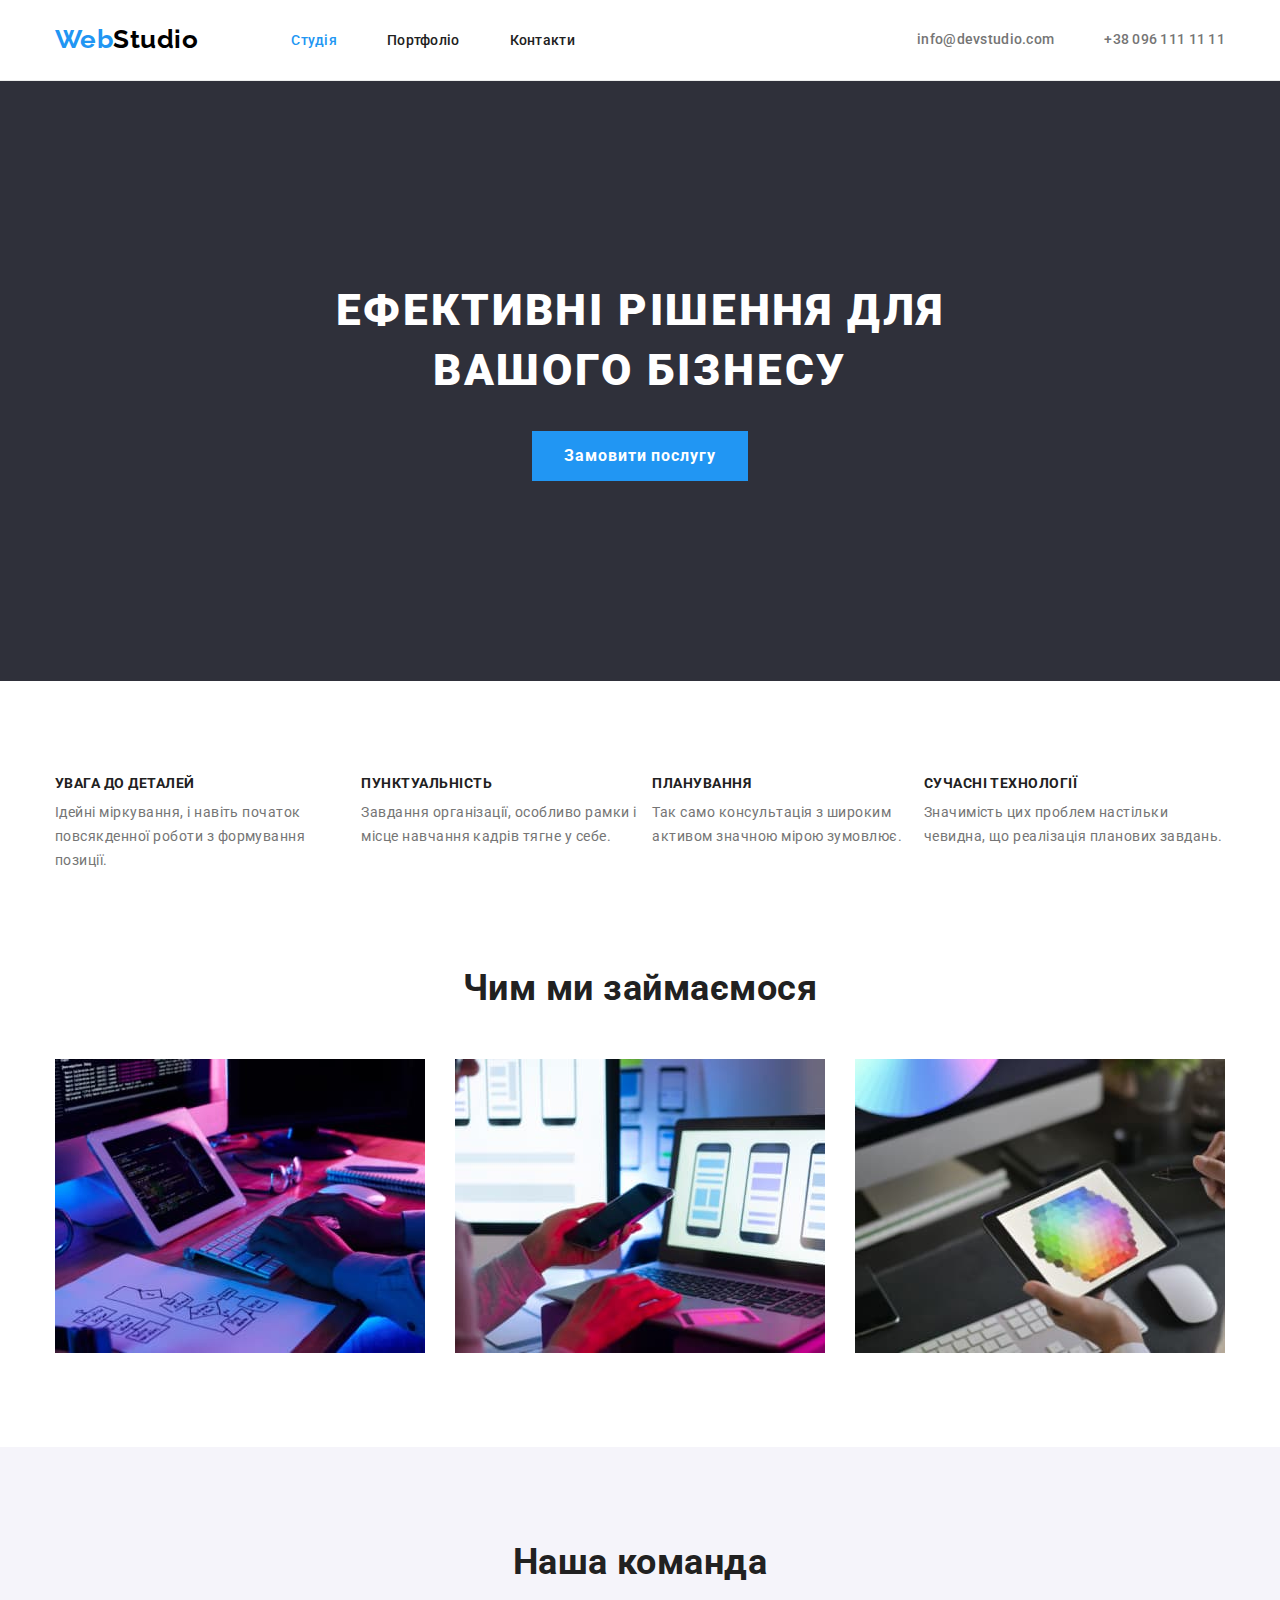
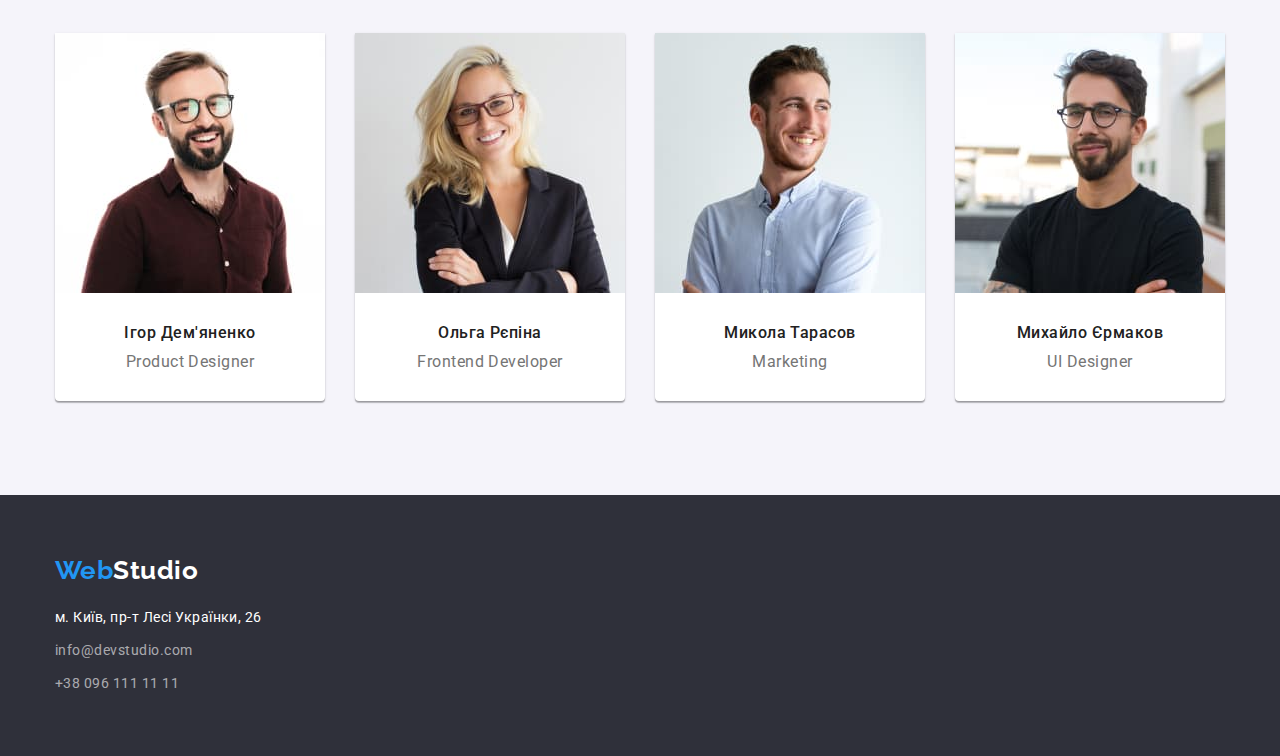
<file: index.html>
<!DOCTYPE html>
<html lang="uk">
<head>
    <meta charset="UTF-8">
    <meta http-equiv="X-UA-Compatible" content="IE=edge">
    <meta name="viewport" content="width=device-width, initial-scale=1.0">
    <title>Студія</title>
    <link rel="preconnect" href="https://fonts.googleapis.com">
<link rel="preconnect" href="https://fonts.gstatic.com" crossorigin>
<link href="https://fonts.googleapis.com/css2?family=Raleway:wght@700&family=Roboto:wght@400;500;700;900&display=swap" rel="stylesheet">
<link rel="stylesheet" href="https://cdnjs.cloudflare.com/ajax/libs/modern-normalize/0.7.0/modern-normalize.min.css">
    <link rel="stylesheet" href="./css/styles.css">
</head>


<body>
    <header class="page-top">
        <div class="container-header container">
       <a href="./index.html" class="logo"><span class="web">Web</span>Studio</a>
        <nav>
        <ul class="site-nav">
            <li><a href="./index.html" class="studio current">Студія</a></li>
            <li><a href="./portfolio.html" class="portfolio">Портфоліо</a></li>
            <li><a href="./index.html" class="contacts">Контакти</a></li>
        </ul>
        </nav>
        <ul class="contact-info">
           <li><a href="mailto:info@devstudio.com" class="mail-top">info@devstudio.com</a></li>
           <li ><a href="tel:+380961111111" class="tel">+38 096 111 11 11</a></li>
        </ul>
        </div>
    </header>
     
       
   
    <main>
 <section class="hero">
        <div class="container-hero">
        <h1 class="hero-title"> Ефективні рішення для вашого бізнесу</h1>
        <button type="button" class="order-button">Замовити послугу</button>
        </div>
       </section>

        <section class="work-princepels">
         <div class="container">
        <h2 class="section-title" hidden>Принципи роботи</h2>
        <ul class="princepels">
        <li class="main-ideas">
        <h3 class="title">УВАГА ДО ДЕТАЛЕЙ</h3>
        <p class="paragraph">Ідейні міркування, i навіть початок повсякденної роботи з формування позиції.</p></li>
        <li class="main-ideas">
        <h3 class="title">ПУНКТУАЛЬНІСТЬ</h3>
        <p class="paragraph">Завдання організації, особливо рамки i місце навчання кадрів тягне у себе.</p></li>
        <li class="main-ideas">
        <h3 class="title">ПЛАНУВАННЯ</h3>
        <p class="paragraph">Так само консультація з широким активом значною мірою зумовлює.</p></li>
        <li class="main-ideas">
        <h3 class="title">СУЧАСНІ ТЕХНОЛОГІЇ</h3>
        <p class="paragraph">Значимість цих проблем настільки чевидна, що реалізація планових завдань.</p></li>
        </ul>
    </div>
    </section>
    
        <section class="about">
            <div class="container-about container">
            <h2 class="section-about">Чим ми займаємося</h2>
            <ul class="our-job">
                <li><img src="./images/dealwith-1.jpg" alt="кодування" width="370"></li>
                <li><img src="./images/dealwith-2.jpg" alt="адаптація" width="370"></li>
                <li><img src="./images/dealwith-3.jpg" alt="колористика" width="370"></li>
            </ul>
            </div>
        </section>
        <section class="employees" >
            <div class="container-employees container">
            <h2 class="our-team">Наша команда</h2>
            <ul class="team">
                <li class="worker"><img src="./images/team1.jpg" alt="фото Ігор Дем'яненко" width="270">
                    <div class="definition">
                <h3 class="name"> Ігор Дем'яненко </h3>
            <p class="job-title" lang="en">Product Designer</p>
            </div>
        </li>
        <li  class="worker"><img src="./images/team2.jpg" alt="фото Ольга Рєпіна" width="270">
            <div class="definition">
            <h3 class="name">Ольга Рєпіна</h3>
            <p class="job-title" lang="en">Frontend Developer</p>
            </div>
        </li>
        <li  class="worker"><img src="./images/team3.jpg" alt="фото Микола Тарасов" width="270">
            <div class="definition">
            <h3 class="name">Микола Тарасов</h3>
            <p class="job-title" lang="en">Marketing</p>
            </div>
        </li>
        <li  class="worker"><img src="./images/team4.jpg" alt="фото Михайло Єрмаков" width="270">
            <div class="definition">
            <h3 class="name">Михайло Єрмаков</h3>
            <p class="job-title" lang="en">UI Designer</p>
            </div>
        </li>
            </ul>
            </div>
        </section>
    
        
    </main>

    <footer class="garage">
        <div class="container-fotter container">
        <a href="./index.html" class="footer-logo"><span class="webstudio">Web</span>Studio</a>
        <address class="inform">
        <ul class="footer-contacts">
            <li><a href="https://goo.gl/maps/Wt5C2qb86fCmYvPEA" class="locality" >м. Київ, пр-т Лесі Українки, 26</a></li>
            <li class="contact-info-studio"><a href="mailto:info@devstudio.com" class="mail">info@devstudio.com</a></li>
            <li class="contact-info-studio"><a href="tel:+380961111111" class="tel">+38 096 111 11 11</a></li>
        </ul>
        </address>
        </div>

    </footer>
</body>
</html>
</file>
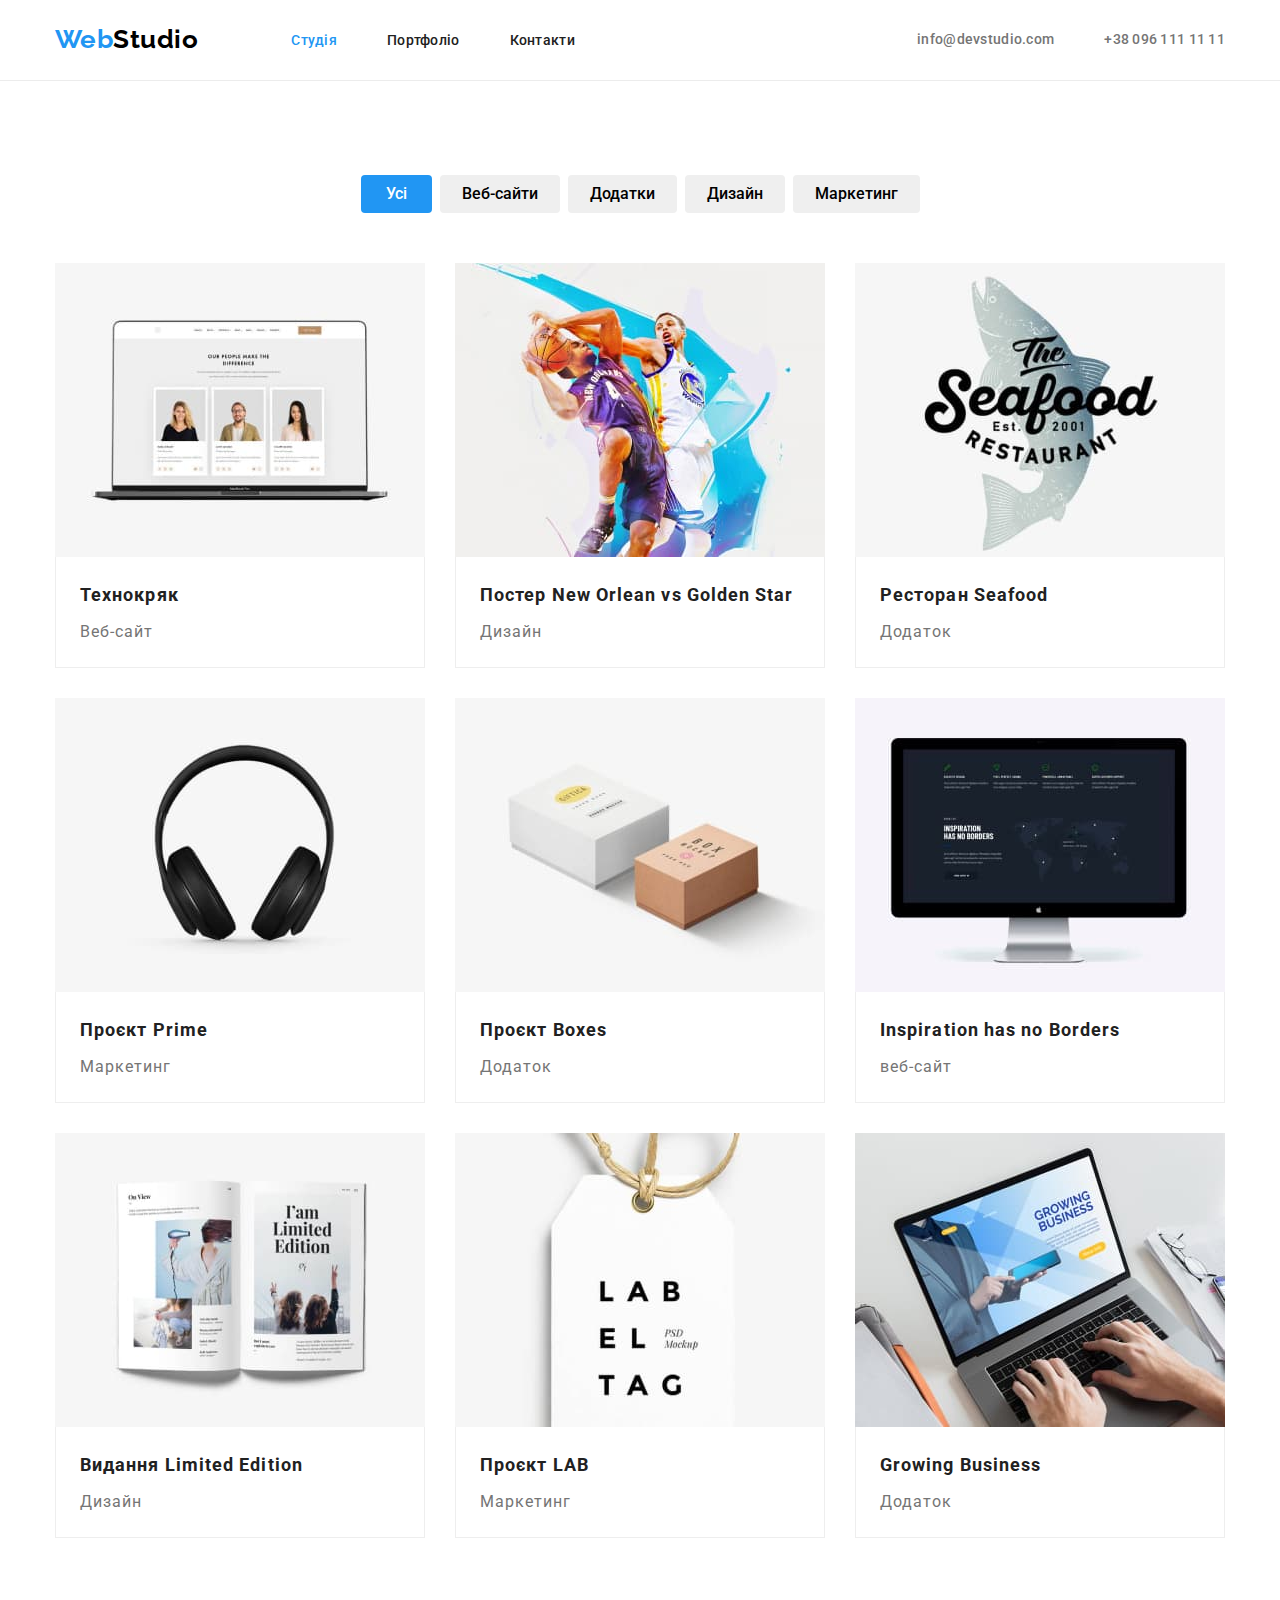
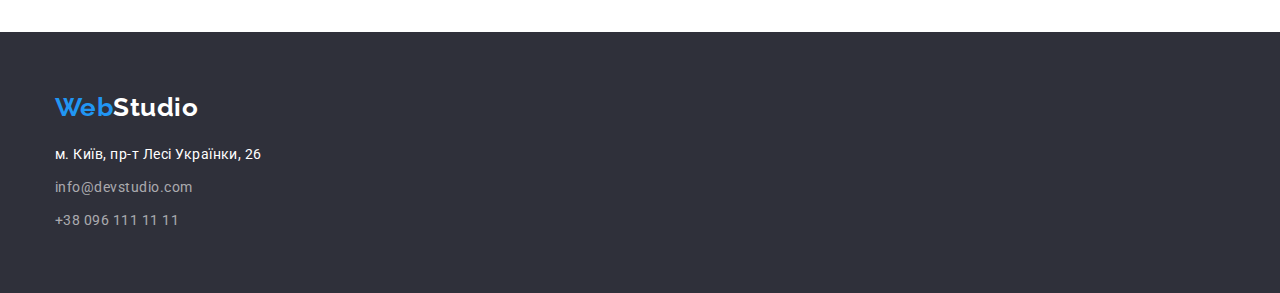
<file: portfolio.html>
<!DOCTYPE html>
<html lang="uk">
<head>
    <meta charset="UTF-8">
    <meta http-equiv="X-UA-Compatible" content="IE=edge">
    <meta name="viewport" content="width=device-width, initial-scale=1.0">
    <title>Портфоліо</title>
    <link rel="preconnect" href="https://fonts.googleapis.com">
<link rel="preconnect" href="https://fonts.gstatic.com" crossorigin>
<link href="https://fonts.googleapis.com/css2?family=Raleway:wght@700&family=Roboto:wght@400;500;700;900&display=swap" rel="stylesheet">
<link rel="stylesheet" href="https://cdnjs.cloudflare.com/ajax/libs/modern-normalize/0.7.0/modern-normalize.min.css">
   <link rel="stylesheet" href="./css/styles.css">
</head>
<body>
    <header class="page-top">
        <div class="container-header">
       <a href="./index.html" class="logo"><span class="web">Web</span>Studio</a>
        <nav>
        <ul class="site-nav">
            <li><a href="./index.html" class="studio current">Студія</a></li>
            <li><a href="./portfolio.html" class="portfolio">Портфоліо</a></li>
            <li><a href="./index.html" class="contacts">Контакти</a></li>
        </ul>
        </nav>
        <ul class="contact-info">
           <li><a href="mailto:info@devstudio.com" class="mail-top">info@devstudio.com</a></li>
           <li ><a href="tel:+380961111111" class="tel">+38 096 111 11 11</a></li>
        </ul>
        </div>
    </header>
     

    <main>
         <section class="work-exampels">

         <div class="container-examples container">
        <ul class="button">
            <li><button type="button" class="all">Усі</button></li>
            <li><button type="button" class="web-site">Веб-сайти</button></li>
            <li><button type="button" class="application">Додатки</button></li>
            <li><button type="button" class="designe">Дизайн</button></li>
            <li><button type="button" class="marketing">Маркетинг</button></li>
        
        </ul>
        <h2 hidden>Наші роботи</h2>
   
        <ul class="examples">
            <li class="illustration"><img src="./images/project1.jpg" alt="веб-сайт Технокряк" width="370">
                <div class="project-container">
            <h3 class="project-name">Технокряк</h3>
        <p class="project-title">Веб-сайт</p>
        </div>
    </li> 
            <li class="illustration"><img src="./images/project2.jpg" alt="Постер New Orlean vs Golden Star " width="370">
                <div class="project-container">  
            <h3 class="project-name">Постер New Orlean vs Golden Star</h3>
        <p class="project-title">Дизайн</p>
        </div>
    </li>
            <li class="illustration"><img src="./images/project3.jpg" alt="Ресторан Seafood" width="370">
                <div class="project-container">
            <h3 class="project-name">Ресторан Seafood</h3>
        <p class="project-title">Додаток</p>
        </div>
    </li>
            <li class="illustration"><img src="./images/project4.jpg" alt="Проєкт Prime" width="370">
                <div class="project-container">   
            <h3 class="project-name">Проєкт Prime</h3>
        <p class="project-title">Маркетинг</p>
        </div>
    </li>
            <li class="illustration"><img src="./images/project5.jpg" alt="Проєкт Boxes" width="370">
                <div class="project-container">
            <h3 class="project-name">Проєкт Boxes</h3>
        <p class="project-title">Додаток</p>
        </div>
    </li>
            <li class="illustration"><img src="./images/project6.jpg" alt="Inspiration has no Borders" width="370">
                <div class="project-container">
            <h3 class="project-name">Inspiration has no Borders</h3>
        <p class="project-title">веб-сайт</p>
        </div>
    </li>
            <li class="illustration"><img src="./images/project7.jpg" alt="Видання Limited Edition" width="370">
                <div class="project-container">
            <h3 class="project-name">Видання Limited Edition</h3>
        <p class="project-title">Дизайн</p>
        </div>
    </li>
            <li class="illustration"><img src="./images/project8.jpg" alt="Проєкт LAB" width="370">
                <div class="project-container">
            <h3 class="project-name">Проєкт LAB</h3>
        <p class="project-title">Маркетинг</p>
        </div>
    </li>
            <li class="illustration"><img src="./images/project9.jpg" alt="Growing Business" width="370">
                <div class="project-container">
            <h3 class="project-name">Growing Business</h3>
        <p class="project-title">Додаток</p>
        </div>
    </li>
        </ul>

    </div>
    </section>

    
    </main>

    
    <footer class="garage">
        <div class="container-fotter container">
        <a href="./index.html" class="footer-logo"><span class="webstudio">Web</span>Studio</a>
        <address class="inform">
        <ul class="footer-contacts">
            <li><a href="https://goo.gl/maps/Wt5C2qb86fCmYvPEA" class="locality" >м. Київ, пр-т Лесі Українки, 26</a></li>
            <li class="contact-info-studio"><a href="mailto:info@devstudio.com" class="mail">info@devstudio.com</a></li>
            <li class="contact-info-studio"><a href="tel:+380961111111" class="tel">+38 096 111 11 11</a></li>
        </ul>
        </address>
        </div>
    </footer>
</body>
</html>
</file>
<file: css/styles.css>
html {box-sizing: border-box;}

*,
*::after,
*::before {box-sizing: inherit;}

h1,h2,h3,h4,h5,h6,p {margin: 0;}

ul {margin: 0;
padding: 0;}

body {background-color:var(--main-header-color);
color: var(--primary-text-color);
font-weight: 400;
letter-spacing: 0.03em;
margin: 0;
font-family: 'Roboto', sans-serif,'Raleway', sans-serif;}

:root{
  --primary-text-color: #212121 ;
  --logo-color: #000000;
  --paragraph-text-color:#757575;
  --accent-color: #2196F3;
  --fotter-text-color:rgba(255, 255, 255, 0.6);
  --main-header-color: #FFFFFF;
  --background-hero-footer-color: #2F303A;
  --background-team-color: #F5F4FA;
  --logo-footer-color: #2196F3;
  
}

               /* title Студія*/

.container {
  width: 1200px;
  padding-left: 15px;
  padding-right: 15px;
  margin-left: auto;
  margin-right: auto;
}

.page-top {color: var(--main-header-color);

  border-bottom: 1px solid #ECECEC;
 
}

.logo {
  display: block;
  margin-right: 93px;
list-style: none;
text-decoration: none;
color: var(--logo-color);
font-family:'Raleway';
 font-weight: 700;
 font-size: 26px;
 line-height: 1.1923;
}

.web {color: var(--accent-color);}

.studio.current, .portfolio, .contacts, .mail-top, .tel {
list-style: none;
text-decoration: none;}

.site-nav {
  display: flex;
    padding-left: 0;
    margin-top: 0;
    margin-bottom: 0;
  }

  .studio {margin-right: 50px;}

  .portfolio {margin-right: 50px;}

  

.portfolio, .contacts {color: var(--primary-text-color);}

.portfolio:hover, .portfolio:focus {color:var(--accent-color); }
  
  .contacts:hover, .contacts:focus {color:var(--accent-color) }

 .studio:hover, .studio:focus {color:var(--accent-color);}

 .mail-top {color:var(--paragraph-text-color);}

 .mail-top:hover, .mail-top:focus {color:var(--accent-color);}

 .contact-info {margin: 0; padding: 0;}

 .contact-info .tel {color:var(--paragraph-text-color);}

 .tel:hover, .tel:focus {color: var(--accent-color);}

 .hero {background-color: var(--background-hero-footer-color);}

 
 .container-header  {
  display: flex;
  align-items: center;
  width: 1200px;
  padding-top: 24px;
  padding-bottom: 25px;
  padding-left: 15px;
  padding-right: 15px;
  margin-left: auto;
  margin-right: auto;
    
 }
 .contact-info {display: flex; align-items: baseline;}

 .mail-top {margin-right: 50px;}

 
 
 .hero {padding: 200px 0;}

 .hero-title {
  color:var(--main-header-color);
  font-weight: 900;
  font-size: 44px;
  line-height: 1.3636;
  letter-spacing: 0.06em;
  margin-bottom: 30px;
  text-transform: uppercase;
  text-align: center;
  max-width: 696px;
  margin-left: auto;
  margin-right: auto;
  
}

.order-button {
  color: var(--main-header-color);
  background-color:var(--accent-color) ;
  border: 1px transparent;
  cursor: pointer;
  font-weight: 700;
  font-size: 16px;
  line-height: 1.875;
  letter-spacing: 0.06em;
  height: 50px;
  display:block;
  min-width:216px;
  height:50px;
  margin:0 auto;
  
   
}

.work-princepels {
  padding-top: 94px;
  padding-bottom: 94px;
}

.princepels {
  display:flex;
  margin:0;
  padding:0;
}

.main-ideas :not(:last-of-type){
  margin-right:30px;}

  .paragraph  {margin:0;
  padding-top: 10px;
  line-height: calc(24/14);}

 .section-about {
  color: var(--primary-text-color);
  font-weight: 700;
  font-size: 36px;
  line-height: 1.1666;
  text-align: center;
  
}
  

.princepels {
  list-style: none; text-decoration: none;
  margin: 0; padding: 0;
}

 .princepels .title {
  color:var(--primary-text-color);
  font-weight: 700;
  font-size: 14px;
  line-height: 1.1428;
}

 .princepels .paragraph {
  color: var(--paragraph-text-color);
  font-size: 14px;
  line-height: 1.7142;
}



.about {padding-top: 0;
  padding-bottom: 94px;}

.our-job {
  list-style: none;
  margin: 0;
  padding: 0;
  display: flex;
  margin-top: 50px;
  gap: 30px;
}

.employees {padding-top: 94px;
  padding-bottom: 94px;
  background-color: #F5F4FA;}

 .team {color: var(--background-team-color);
  display: flex;
  padding: 0;
  margin: 0;
  background: 0px;
gap: 30px;}

 .our-team {
  color: var(--primary-text-color);
  font-weight: 700;
  font-size: 36px;
  line-height: 1.1666;
  text-align: center;
  margin-bottom: 50px;
  margin-top: 0;
}

.definition {padding-top: 30px;
  padding-bottom: 30px;
text-align: center;}

.worker {
  background: #FFFFFF;
  box-shadow: 0px 1px 3px rgba(0, 0, 0, 0.12), 
  0px 1px 1px rgba(0, 0, 0, 0.14), 0px 2px 1px rgba(0, 0, 0, 0.2);
  border-radius: 0px 0px 4px 4px;

}

 .team .name {
  color:var(--primary-text-color);
  font-weight: 500;
  font-size: 16px;
  line-height: 1.1875;
 
}

 .team .job-title {
  color: var(--paragraph-text-color);
  font-size: 16px;
  line-height: 1.1875;
}
.job-title {margin-top: 10px;}

 

.site-nav {
  font-weight: 500;
  font-size: 14px;
  line-height: 1.1428;
  letter-spacing: 0.02em;
}

.contact-info {
  display: flex;
    margin-top: 0;
    margin-bottom: 0;
    margin-left: auto;
    padding-left: 0;
  font-weight: 500;
  font-size: 14px;
  line-height: 1.1428;
  letter-spacing: 00.02em;
}

.site-nav .studio.current {color: var(--accent-color);}

.site-nav .portfolio.current {color: var(--accent-color);}

.garage { background-color: var(--background-hero-footer-color);
  padding-top: 60px;
  padding-bottom: 60px;
  
}

.webstudio {color: var(--logo-footer-color);}

.footer-logo {
color: var(--main-header-color);
 font-family:'Raleway';
 font-weight: 700;
 font-size: 26px;
 line-height: 1.1923;

}



.locality {
  color: var(--main-header-color);
  font-style: normal;
  font-size: 14px;
  line-height: 1.7142;
  display: inline-block;
 
  
}

.locality:hover, .locality:focus {color: var(--accent-color);}



.mail {
  color: var(--fotter-text-color);
  font-style: normal;
  font-size: 14px;
  line-height: 1.7142;
  display: inline-block;
}

.inform {margin-top: 20px;}

.footer-contacts {
  list-style: none;
  padding: 0;
}

.locality, .mail, .tel, .footer-logo {text-decoration: none;}

.mail:hover, .mail:focus {color: var(--accent-color);}

.tel {
  color: var(--fotter-text-color);
  font-style: normal;
  font-size: 14px;
  line-height: 1.7142;
  display: inline-block;
}

.contact-info-studio {
  margin-top: 9px;
}

.tel:hover, .tel:focus {color: var(--accent-color);}



 

             /* title Портфоліо */

 .studio {text-decoration: none;}             

.button {
  list-style: none;
  color: var(--primary-text-color);
  cursor: pointer;
  font-weight: 500;
  font-size: 16px;
  line-height: 1.625;
  display: flex;
  padding: 0;
  justify-content: center;
  gap: 8px;

}

.all:hover,
.all:focus {background-color: var(--accent-color); color:var(--main-header-color);}

.web-site:hover,
.web-site:focus {
  background-color: var(--accent-color);color: var(--main-header-color);}

.application:hover, 
.application:focus{
  background-color: var(--accent-color);color: var(--main-header-color);} 

.designe:hover,
.designe:focus {
  background-color: var(--accent-color);color: var(--main-header-color);}

.marketing:hover,
.marketing:focus {
  background-color: var(--accent-color);color: var(--main-header-color);}

.all { background-color: var(--accent-color); color: var(--main-header-color);
  cursor: pointer;
  font-weight: 500;
  font-size: 16px;
  line-height: 1.625;
  border-style: none;
  border-radius: 4px;
  padding: 6px 25px;
  
} 


.web-site, .application, .designe, .marketing { 
  border-style: none;
  border-radius: 4px;}

.web-site, .application, .designe, .marketing {
  font-weight: 500;
  font-size: 16px;
  line-height: 1.625;
  cursor: pointer;
  padding: 6px 22px;
}

img {
  display: block;
  width: 100%;
  height: auto;
}

.work-exampels {padding-top: 94px;
   padding-bottom: 94px;
}

.examples {list-style: none;
  margin-top: 50px;
  margin-bottom: 0px;
  margin-left: 0;
  margin-right: 0;
  padding: 0;
  display: flex;
  flex-wrap: wrap;
  justify-content: center;
  gap: 30px;
 }

 

 

 .project-title {margin-top: 4px;}

 .project-container {
  padding: 20px 24px;
  border-left: 1px solid #EEEEEE;
  border-bottom: 1px solid #EEEEEE ;
  border-right: 1px solid #EEEEEE ;
 }

.examples .project-name {
color: var(--primary-text-color);
  font-weight: 700;
  font-size: 18px;
  line-height: 2;
  letter-spacing: 00.06em;
  
}

.examples .project-title {
  color: var(--paragraph-text-color);
  font-size: 16px;
  line-height: 1.875;
  letter-spacing: 00.06em;

}
</file>
